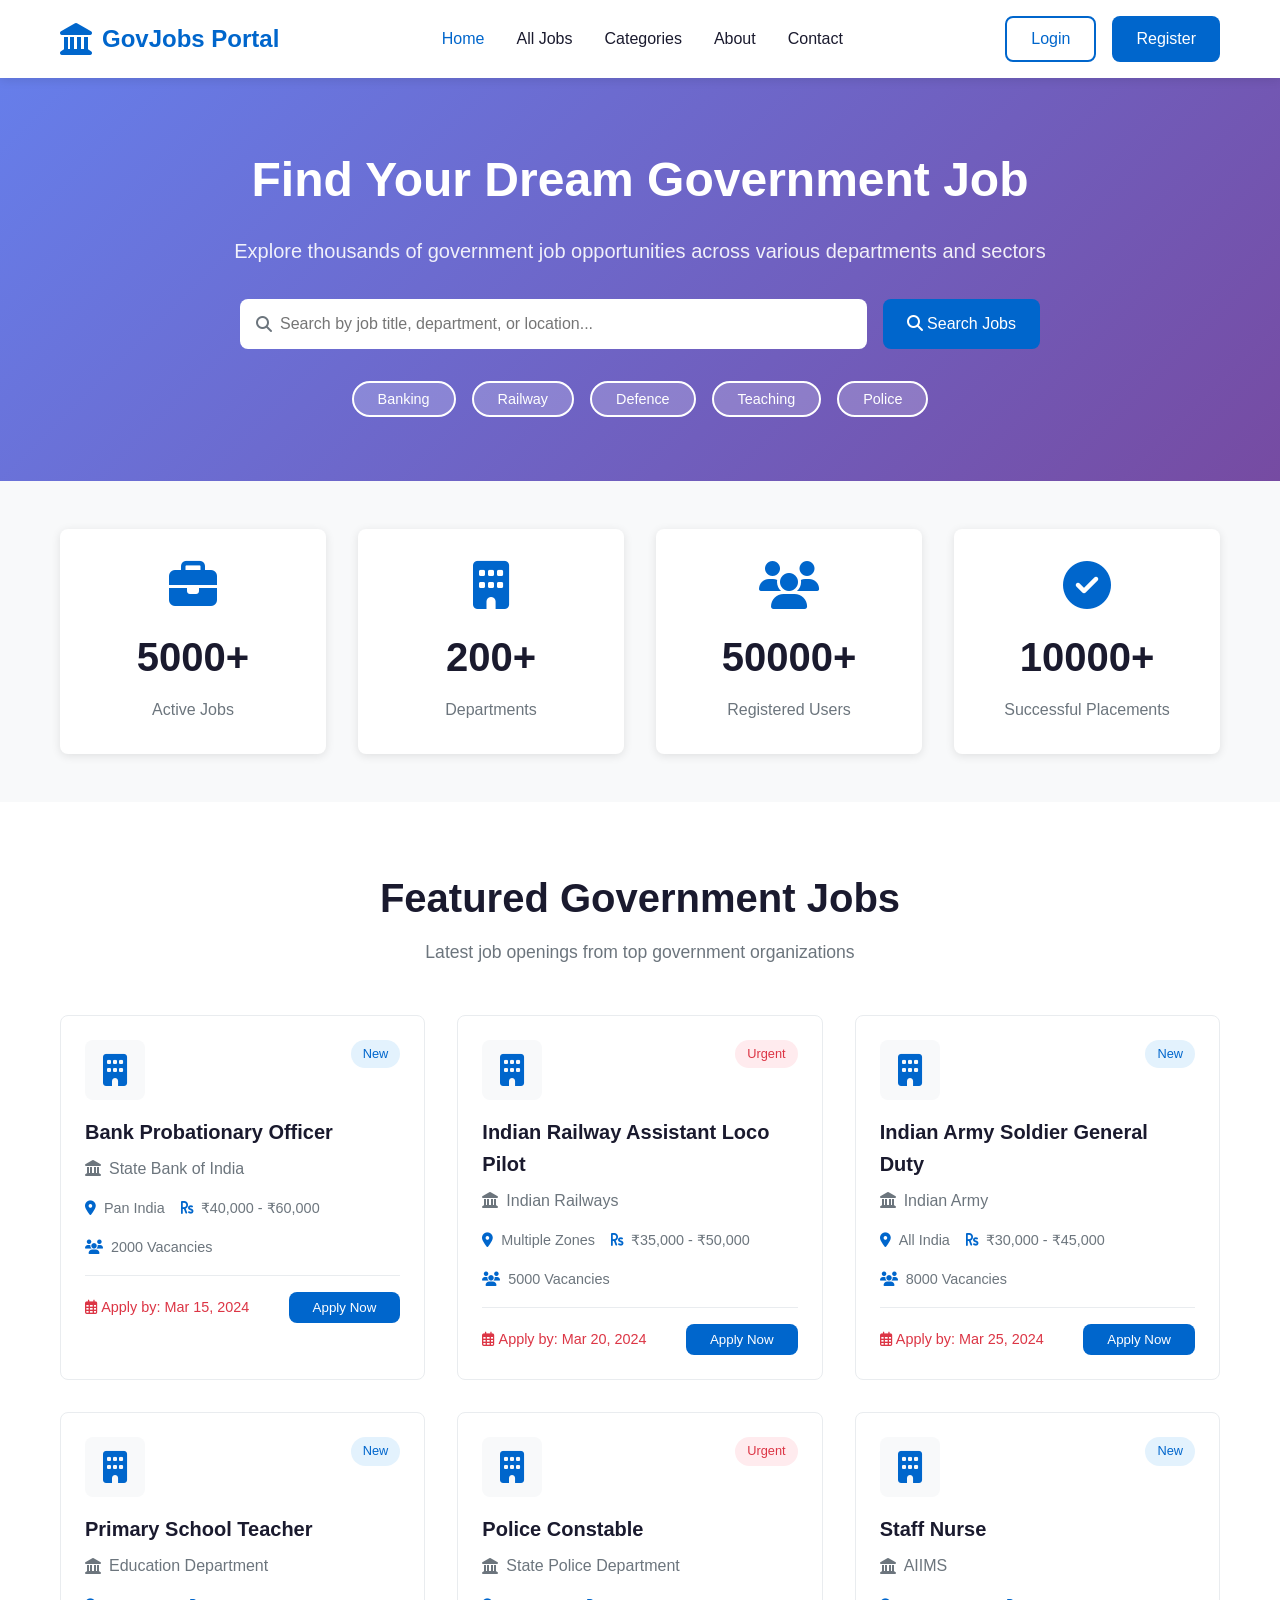
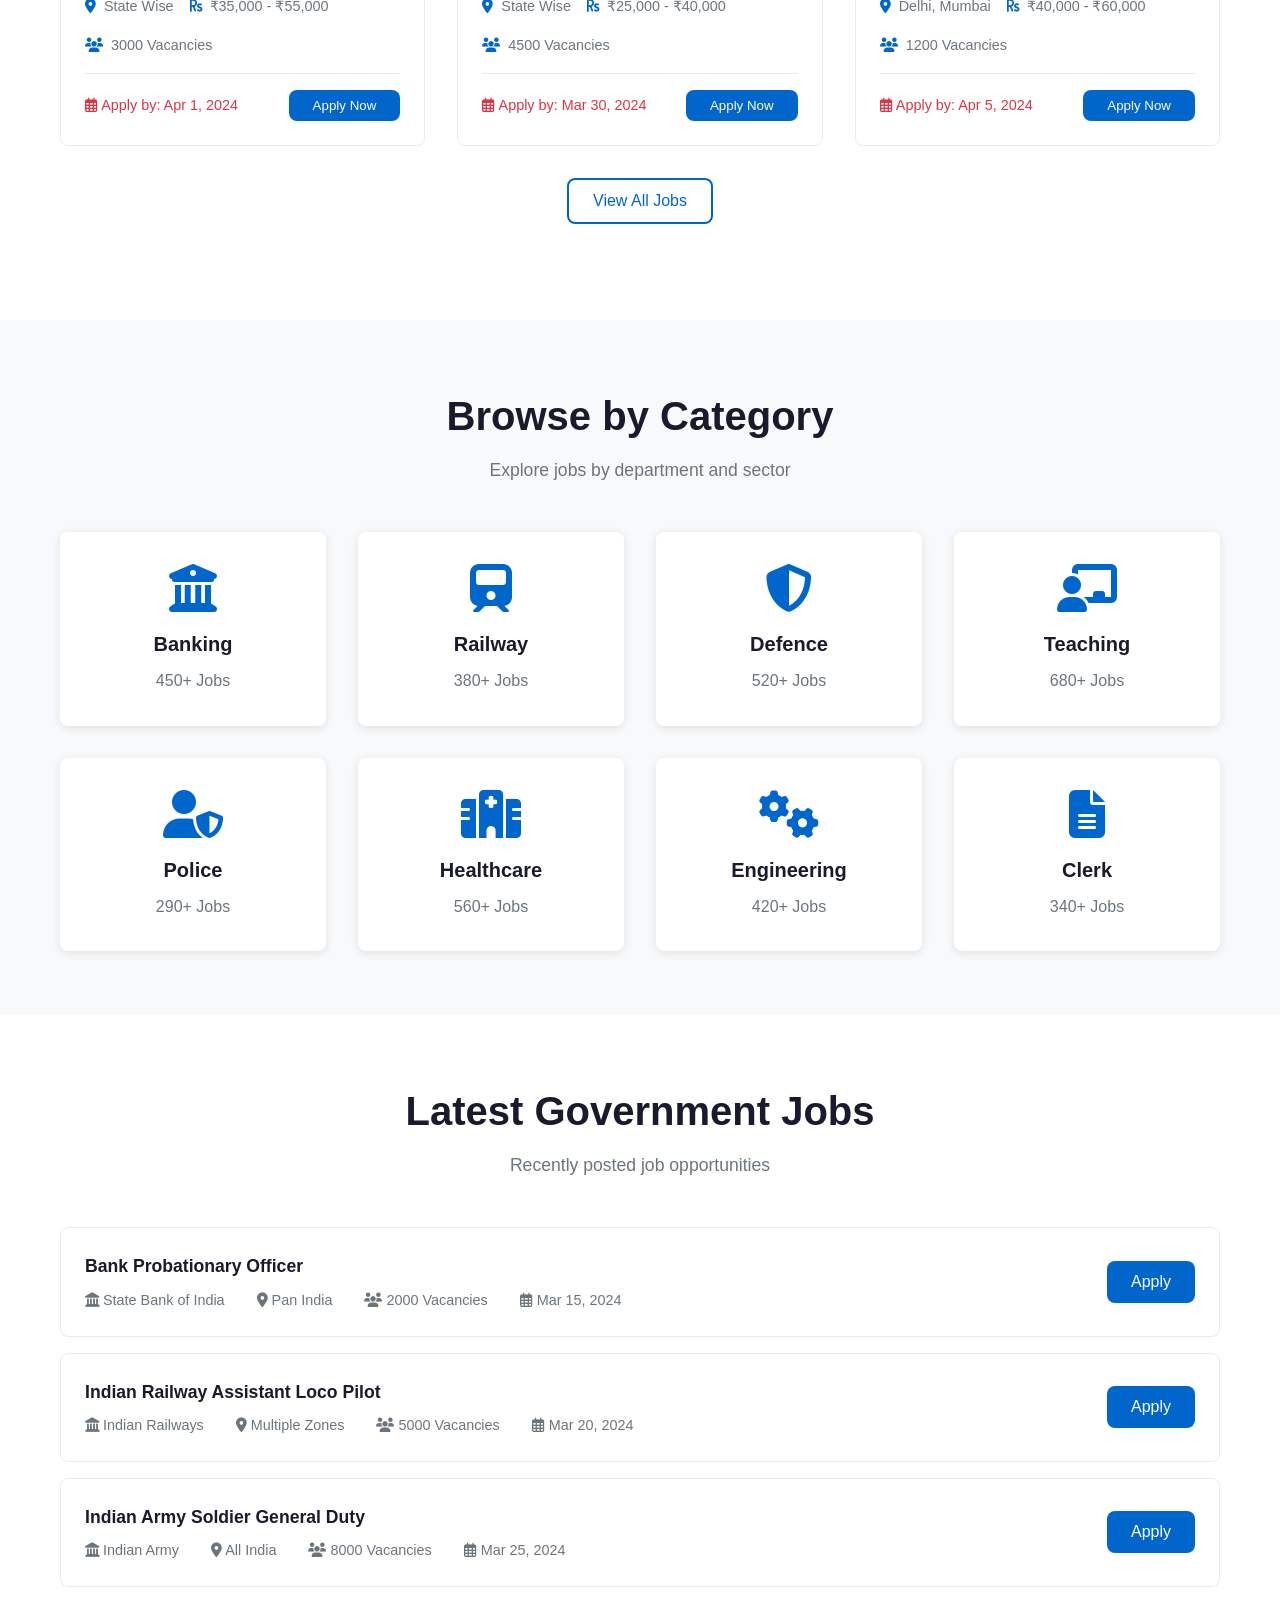
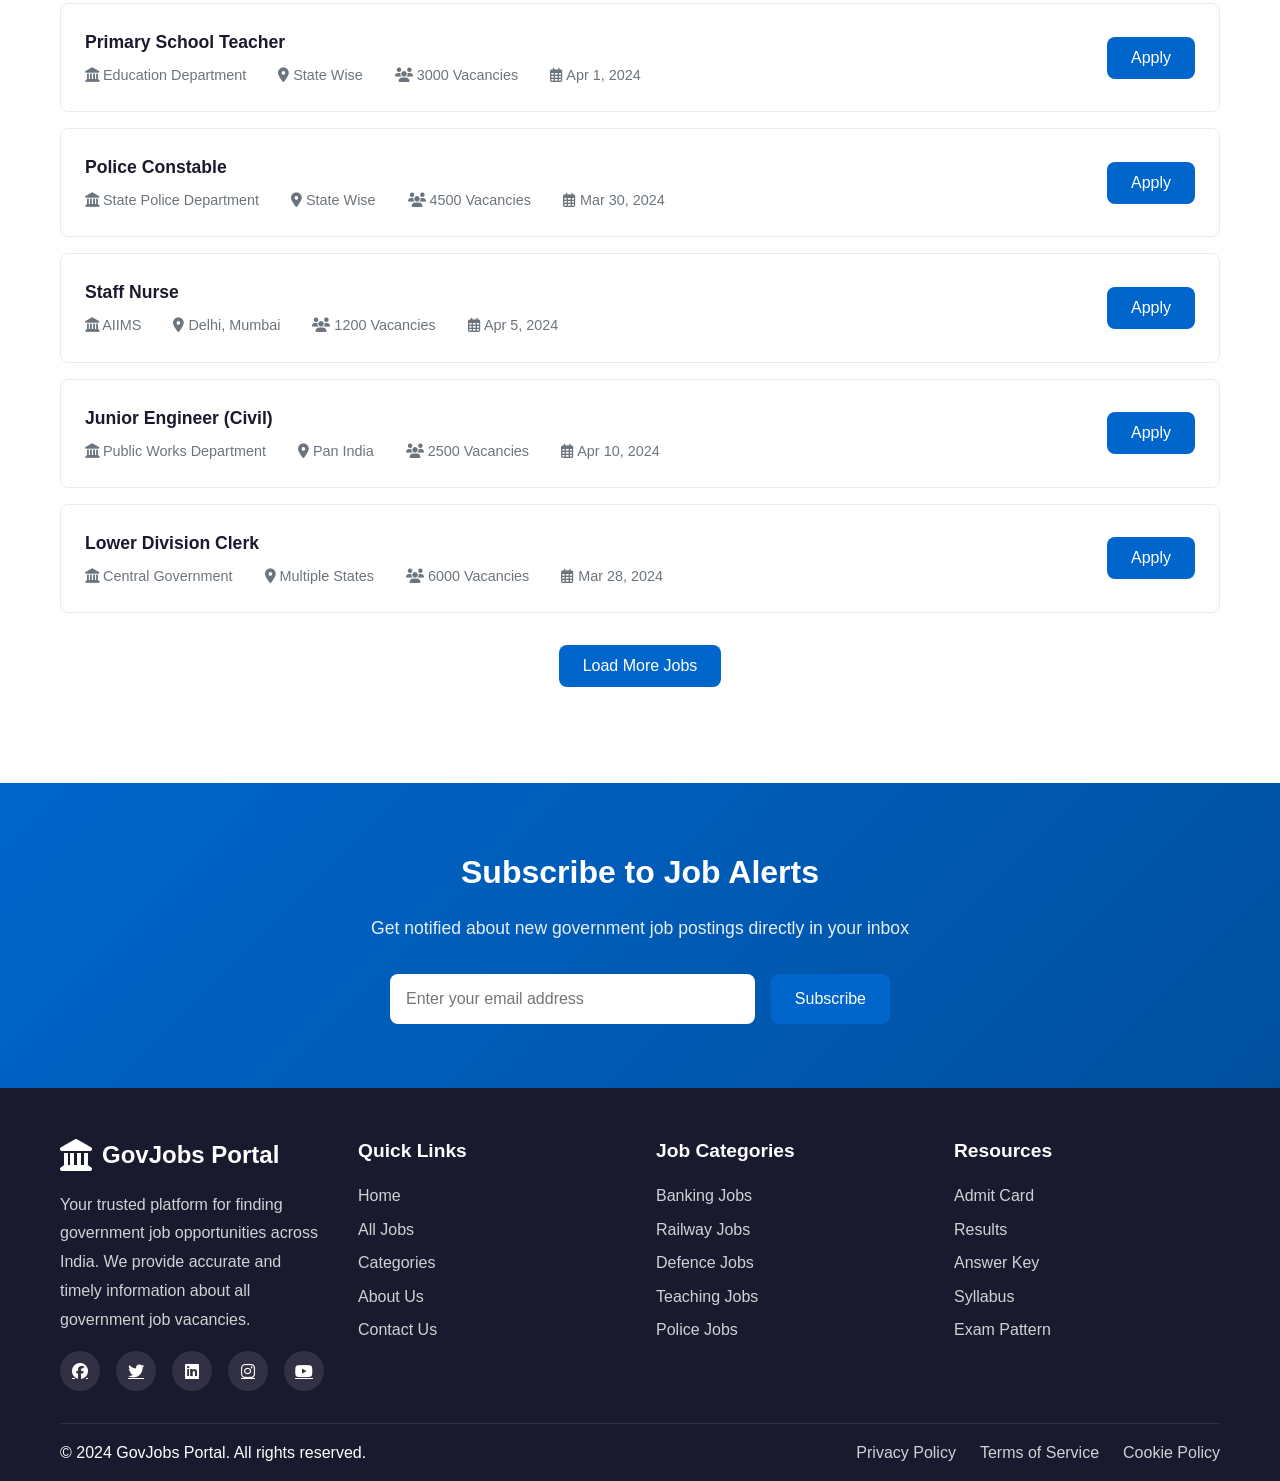
<file: index.html>
<!DOCTYPE html>
<html lang="en">
<head>
    <meta charset="UTF-8">
    <meta name="viewport" content="width=device-width, initial-scale=1.0">
    <meta name="description" content="Government Jobs Portal - Find latest government job opportunities">
    <title>Government Jobs Portal - Latest Govt Jobs 2024</title>
    <link rel="stylesheet" href="styles.css">
    <link rel="stylesheet" href="https://cdnjs.cloudflare.com/ajax/libs/font-awesome/6.4.0/css/all.min.css">
</head>
<body>
    <!-- Header Section -->
    <header class="header">
        <div class="container">
            <nav class="navbar">
                <div class="logo">
                    <i class="fas fa-landmark"></i>
                    <span>GovJobs Portal</span>
                </div>
                <ul class="nav-menu" id="navMenu">
                    <li><a href="index.html" class="active">Home</a></li>
                    <li><a href="jobs.html">All Jobs</a></li>
                    <li><a href="categories.html">Categories</a></li>
                    <li><a href="about.html">About</a></li>
                    <li><a href="contact.html">Contact</a></li>
                </ul>
                <div class="nav-actions">
                    <button class="btn btn-outline" onclick="window.location.href='login.html'">Login</button>
                    <button class="btn btn-primary" onclick="window.location.href='register.html'">Register</button>
                </div>
                <div class="hamburger" id="hamburger">
                    <span></span>
                    <span></span>
                    <span></span>
                </div>
            </nav>
        </div>
    </header>

    <!-- Hero Section -->
    <section class="hero">
        <div class="container">
            <div class="hero-content">
                <h1>Find Your Dream Government Job</h1>
                <p>Explore thousands of government job opportunities across various departments and sectors</p>
                <div class="search-box">
                    <div class="search-input-group">
                        <i class="fas fa-search"></i>
                        <input type="text" id="searchInput" placeholder="Search by job title, department, or location...">
                    </div>
                    <button class="btn btn-primary" onclick="searchJobs()">
                        <i class="fas fa-search"></i> Search Jobs
                    </button>
                </div>
                <div class="quick-filters">
                    <button class="filter-btn" data-category="banking">Banking</button>
                    <button class="filter-btn" data-category="railway">Railway</button>
                    <button class="filter-btn" data-category="defence">Defence</button>
                    <button class="filter-btn" data-category="teaching">Teaching</button>
                    <button class="filter-btn" data-category="police">Police</button>
                </div>
            </div>
        </div>
    </section>

    <!-- Stats Section -->
    <section class="stats">
        <div class="container">
            <div class="stats-grid">
                <div class="stat-card">
                    <i class="fas fa-briefcase"></i>
                    <h3>5000+</h3>
                    <p>Active Jobs</p>
                </div>
                <div class="stat-card">
                    <i class="fas fa-building"></i>
                    <h3>200+</h3>
                    <p>Departments</p>
                </div>
                <div class="stat-card">
                    <i class="fas fa-users"></i>
                    <h3>50000+</h3>
                    <p>Registered Users</p>
                </div>
                <div class="stat-card">
                    <i class="fas fa-check-circle"></i>
                    <h3>10000+</h3>
                    <p>Successful Placements</p>
                </div>
            </div>
        </div>
    </section>

    <!-- Featured Jobs Section -->
    <section class="featured-jobs">
        <div class="container">
            <div class="section-header">
                <h2>Featured Government Jobs</h2>
                <p>Latest job openings from top government organizations</p>
            </div>
            <div class="jobs-grid" id="featuredJobs">
                <!-- Jobs will be dynamically loaded here -->
            </div>
            <div class="text-center">
                <button class="btn btn-outline" onclick="window.location.href='jobs.html'">View All Jobs</button>
            </div>
        </div>
    </section>

    <!-- Categories Section -->
    <section class="categories">
        <div class="container">
            <div class="section-header">
                <h2>Browse by Category</h2>
                <p>Explore jobs by department and sector</p>
            </div>
            <div class="categories-grid">
                <div class="category-card" onclick="filterByCategory('banking')">
                    <i class="fas fa-university"></i>
                    <h3>Banking</h3>
                    <p>450+ Jobs</p>
                </div>
                <div class="category-card" onclick="filterByCategory('railway')">
                    <i class="fas fa-train"></i>
                    <h3>Railway</h3>
                    <p>380+ Jobs</p>
                </div>
                <div class="category-card" onclick="filterByCategory('defence')">
                    <i class="fas fa-shield-alt"></i>
                    <h3>Defence</h3>
                    <p>520+ Jobs</p>
                </div>
                <div class="category-card" onclick="filterByCategory('teaching')">
                    <i class="fas fa-chalkboard-teacher"></i>
                    <h3>Teaching</h3>
                    <p>680+ Jobs</p>
                </div>
                <div class="category-card" onclick="filterByCategory('police')">
                    <i class="fas fa-user-shield"></i>
                    <h3>Police</h3>
                    <p>290+ Jobs</p>
                </div>
                <div class="category-card" onclick="filterByCategory('healthcare')">
                    <i class="fas fa-hospital"></i>
                    <h3>Healthcare</h3>
                    <p>560+ Jobs</p>
                </div>
                <div class="category-card" onclick="filterByCategory('engineering')">
                    <i class="fas fa-cogs"></i>
                    <h3>Engineering</h3>
                    <p>420+ Jobs</p>
                </div>
                <div class="category-card" onclick="filterByCategory('clerk')">
                    <i class="fas fa-file-alt"></i>
                    <h3>Clerk</h3>
                    <p>340+ Jobs</p>
                </div>
            </div>
        </div>
    </section>

    <!-- Latest Jobs Section -->
    <section class="latest-jobs">
        <div class="container">
            <div class="section-header">
                <h2>Latest Government Jobs</h2>
                <p>Recently posted job opportunities</p>
            </div>
            <div class="jobs-list" id="latestJobs">
                <!-- Latest jobs will be dynamically loaded here -->
            </div>
            <div class="text-center">
                <button class="btn btn-primary" onclick="window.location.href='jobs.html'">Load More Jobs</button>
            </div>
        </div>
    </section>

    <!-- Newsletter Section -->
    <section class="newsletter">
        <div class="container">
            <div class="newsletter-content">
                <h2>Subscribe to Job Alerts</h2>
                <p>Get notified about new government job postings directly in your inbox</p>
                <form class="newsletter-form" id="newsletterForm" onsubmit="subscribeNewsletter(event)">
                    <input type="email" id="newsletterEmail" placeholder="Enter your email address" required>
                    <button type="submit" class="btn btn-primary">Subscribe</button>
                </form>
            </div>
        </div>
    </section>

    <!-- Footer Section -->
    <footer class="footer">
        <div class="container">
            <div class="footer-grid">
                <div class="footer-col">
                    <div class="footer-logo">
                        <i class="fas fa-landmark"></i>
                        <span>GovJobs Portal</span>
                    </div>
                    <p>Your trusted platform for finding government job opportunities across India. We provide accurate and timely information about all government job vacancies.</p>
                    <div class="social-links">
                        <a href="#"><i class="fab fa-facebook"></i></a>
                        <a href="#"><i class="fab fa-twitter"></i></a>
                        <a href="#"><i class="fab fa-linkedin"></i></a>
                        <a href="#"><i class="fab fa-instagram"></i></a>
                        <a href="#"><i class="fab fa-youtube"></i></a>
                    </div>
                </div>
                <div class="footer-col">
                    <h3>Quick Links</h3>
                    <ul>
                        <li><a href="index.html">Home</a></li>
                        <li><a href="jobs.html">All Jobs</a></li>
                        <li><a href="categories.html">Categories</a></li>
                        <li><a href="about.html">About Us</a></li>
                        <li><a href="contact.html">Contact Us</a></li>
                    </ul>
                </div>
                <div class="footer-col">
                    <h3>Job Categories</h3>
                    <ul>
                        <li><a href="#">Banking Jobs</a></li>
                        <li><a href="#">Railway Jobs</a></li>
                        <li><a href="#">Defence Jobs</a></li>
                        <li><a href="#">Teaching Jobs</a></li>
                        <li><a href="#">Police Jobs</a></li>
                    </ul>
                </div>
                <div class="footer-col">
                    <h3>Resources</h3>
                    <ul>
                        <li><a href="#">Admit Card</a></li>
                        <li><a href="#">Results</a></li>
                        <li><a href="#">Answer Key</a></li>
                        <li><a href="#">Syllabus</a></li>
                        <li><a href="#">Exam Pattern</a></li>
                    </ul>
                </div>
            </div>
            <div class="footer-bottom">
                <p>&copy; 2024 GovJobs Portal. All rights reserved.</p>
                <div class="footer-links">
                    <a href="#">Privacy Policy</a>
                    <a href="#">Terms of Service</a>
                    <a href="#">Cookie Policy</a>
                </div>
            </div>
        </div>
    </footer>

    <script src="script.js"></script>
</body>
</html>
</file>
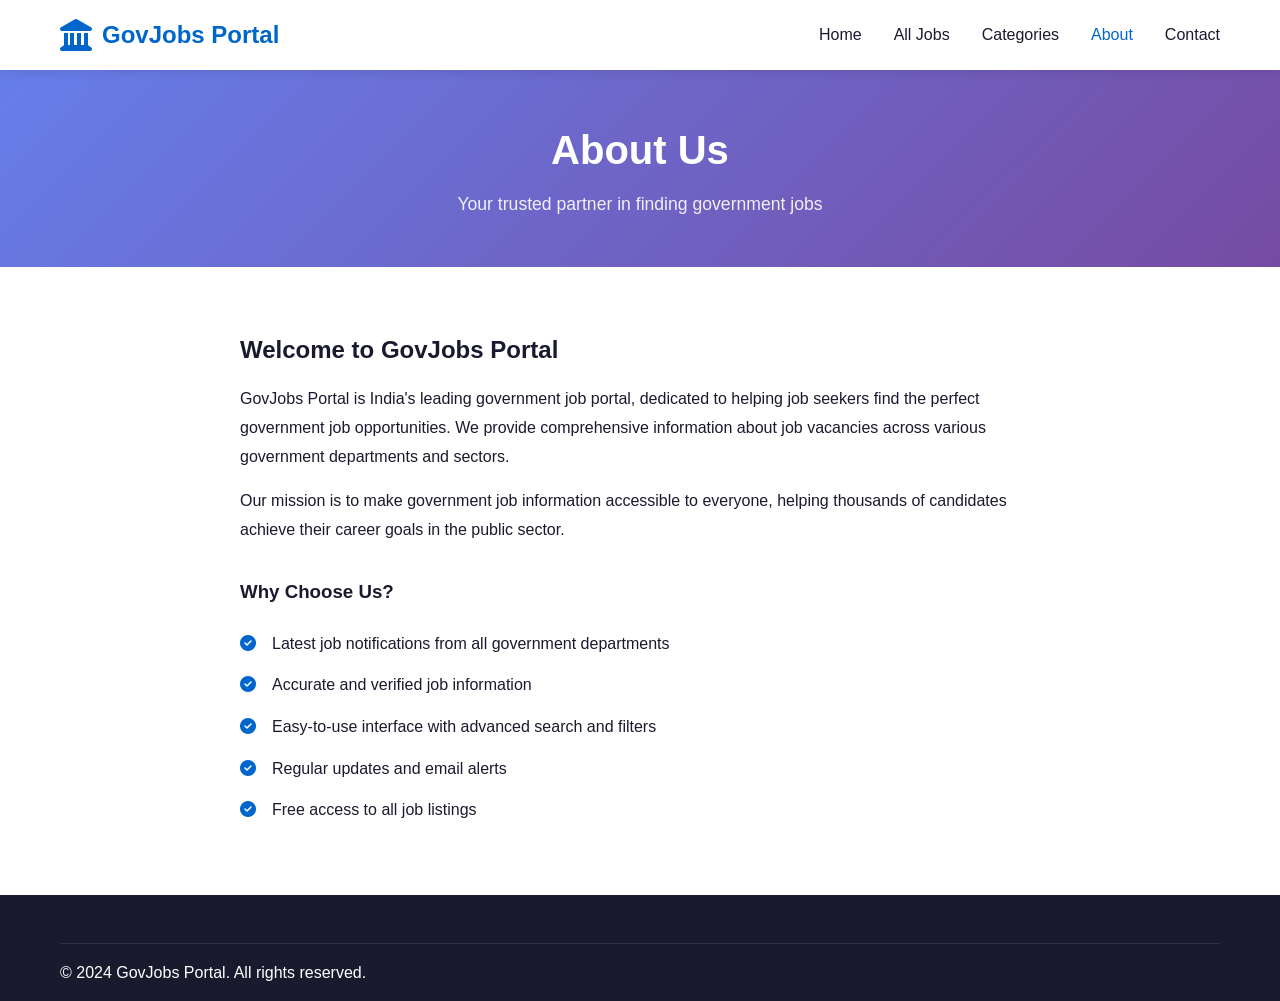
<file: about.html>
<!DOCTYPE html>
<html lang="en">
<head>
    <meta charset="UTF-8">
    <meta name="viewport" content="width=device-width, initial-scale=1.0">
    <title>About Us - Government Jobs Portal</title>
    <link rel="stylesheet" href="styles.css">
    <link rel="stylesheet" href="https://cdnjs.cloudflare.com/ajax/libs/font-awesome/6.4.0/css/all.min.css">
</head>
<body>
    <header class="header">
        <div class="container">
            <nav class="navbar">
                <div class="logo" onclick="window.location.href='index.html'">
                    <i class="fas fa-landmark"></i>
                    <span>GovJobs Portal</span>
                </div>
                <ul class="nav-menu">
                    <li><a href="index.html">Home</a></li>
                    <li><a href="jobs.html">All Jobs</a></li>
                    <li><a href="categories.html">Categories</a></li>
                    <li><a href="about.html" class="active">About</a></li>
                    <li><a href="contact.html">Contact</a></li>
                </ul>
            </nav>
        </div>
    </header>

    <section class="page-header">
        <div class="container">
            <h1>About Us</h1>
            <p>Your trusted partner in finding government jobs</p>
        </div>
    </section>

    <section class="about-content">
        <div class="container">
            <div style="max-width: 800px; margin: 0 auto;">
                <h2 style="margin-bottom: 1rem;">Welcome to GovJobs Portal</h2>
                <p style="margin-bottom: 1rem; line-height: 1.8;">
                    GovJobs Portal is India's leading government job portal, dedicated to helping job seekers find the perfect government job opportunities. We provide comprehensive information about job vacancies across various government departments and sectors.
                </p>
                <p style="margin-bottom: 2rem; line-height: 1.8;">
                    Our mission is to make government job information accessible to everyone, helping thousands of candidates achieve their career goals in the public sector.
                </p>

                <h3 style="margin-bottom: 1rem;">Why Choose Us?</h3>
                <ul style="list-style: none; padding: 0;">
                    <li style="padding: 0.5rem 0; display: flex; align-items: start; gap: 1rem;">
                        <i class="fas fa-check-circle" style="color: var(--primary-color); margin-top: 0.25rem;"></i>
                        <span>Latest job notifications from all government departments</span>
                    </li>
                    <li style="padding: 0.5rem 0; display: flex; align-items: start; gap: 1rem;">
                        <i class="fas fa-check-circle" style="color: var(--primary-color); margin-top: 0.25rem;"></i>
                        <span>Accurate and verified job information</span>
                    </li>
                    <li style="padding: 0.5rem 0; display: flex; align-items: start; gap: 1rem;">
                        <i class="fas fa-check-circle" style="color: var(--primary-color); margin-top: 0.25rem;"></i>
                        <span>Easy-to-use interface with advanced search and filters</span>
                    </li>
                    <li style="padding: 0.5rem 0; display: flex; align-items: start; gap: 1rem;">
                        <i class="fas fa-check-circle" style="color: var(--primary-color); margin-top: 0.25rem;"></i>
                        <span>Regular updates and email alerts</span>
                    </li>
                    <li style="padding: 0.5rem 0; display: flex; align-items: start; gap: 1rem;">
                        <i class="fas fa-check-circle" style="color: var(--primary-color); margin-top: 0.25rem;"></i>
                        <span>Free access to all job listings</span>
                    </li>
                </ul>
            </div>
        </div>
    </section>

    <footer class="footer">
        <div class="container">
            <div class="footer-bottom">
                <p>&copy; 2024 GovJobs Portal. All rights reserved.</p>
            </div>
        </div>
    </footer>

    <script src="script.js"></script>
</body>
</html>
</file>
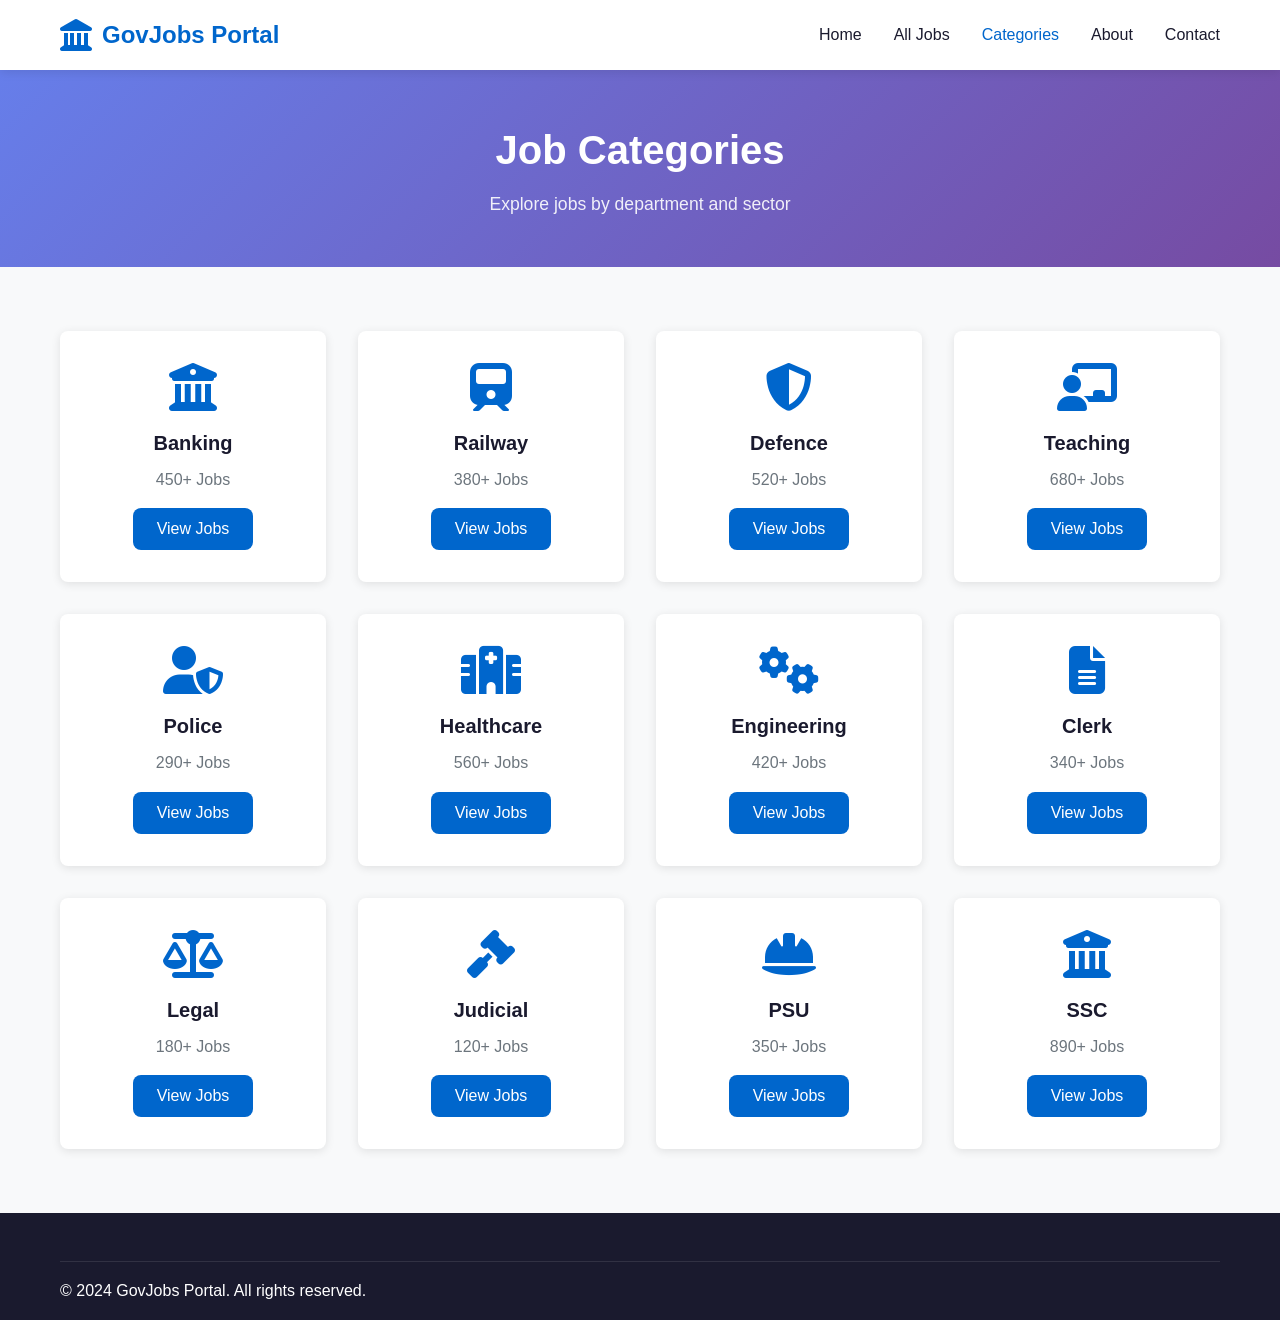
<file: categories.html>
<!DOCTYPE html>
<html lang="en">
<head>
    <meta charset="UTF-8">
    <meta name="viewport" content="width=device-width, initial-scale=1.0">
    <title>Job Categories - Government Jobs Portal</title>
    <link rel="stylesheet" href="styles.css">
    <link rel="stylesheet" href="https://cdnjs.cloudflare.com/ajax/libs/font-awesome/6.4.0/css/all.min.css">
</head>
<body>
    <header class="header">
        <div class="container">
            <nav class="navbar">
                <div class="logo" onclick="window.location.href='index.html'">
                    <i class="fas fa-landmark"></i>
                    <span>GovJobs Portal</span>
                </div>
                <ul class="nav-menu">
                    <li><a href="index.html">Home</a></li>
                    <li><a href="jobs.html">All Jobs</a></li>
                    <li><a href="categories.html" class="active">Categories</a></li>
                    <li><a href="about.html">About</a></li>
                    <li><a href="contact.html">Contact</a></li>
                </ul>
            </nav>
        </div>
    </header>

    <section class="page-header">
        <div class="container">
            <h1>Job Categories</h1>
            <p>Explore jobs by department and sector</p>
        </div>
    </section>

    <section class="categories">
        <div class="container">
            <div class="categories-grid">
                <div class="category-card">
                    <i class="fas fa-university"></i>
                    <h3>Banking</h3>
                    <p>450+ Jobs</p>
                    <button class="btn btn-primary" style="margin-top: 1rem;">View Jobs</button>
                </div>
                <div class="category-card">
                    <i class="fas fa-train"></i>
                    <h3>Railway</h3>
                    <p>380+ Jobs</p>
                    <button class="btn btn-primary" style="margin-top: 1rem;">View Jobs</button>
                </div>
                <div class="category-card">
                    <i class="fas fa-shield-alt"></i>
                    <h3>Defence</h3>
                    <p>520+ Jobs</p>
                    <button class="btn btn-primary" style="margin-top: 1rem;">View Jobs</button>
                </div>
                <div class="category-card">
                    <i class="fas fa-chalkboard-teacher"></i>
                    <h3>Teaching</h3>
                    <p>680+ Jobs</p>
                    <button class="btn btn-primary" style="margin-top: 1rem;">View Jobs</button>
                </div>
                <div class="category-card">
                    <i class="fas fa-user-shield"></i>
                    <h3>Police</h3>
                    <p>290+ Jobs</p>
                    <button class="btn btn-primary" style="margin-top: 1rem;">View Jobs</button>
                </div>
                <div class="category-card">
                    <i class="fas fa-hospital"></i>
                    <h3>Healthcare</h3>
                    <p>560+ Jobs</p>
                    <button class="btn btn-primary" style="margin-top: 1rem;">View Jobs</button>
                </div>
                <div class="category-card">
                    <i class="fas fa-cogs"></i>
                    <h3>Engineering</h3>
                    <p>420+ Jobs</p>
                    <button class="btn btn-primary" style="margin-top: 1rem;">View Jobs</button>
                </div>
                <div class="category-card">
                    <i class="fas fa-file-alt"></i>
                    <h3>Clerk</h3>
                    <p>340+ Jobs</p>
                    <button class="btn btn-primary" style="margin-top: 1rem;">View Jobs</button>
                </div>
                <div class="category-card">
                    <i class="fas fa-balance-scale"></i>
                    <h3>Legal</h3>
                    <p>180+ Jobs</p>
                    <button class="btn btn-primary" style="margin-top: 1rem;">View Jobs</button>
                </div>
                <div class="category-card">
                    <i class="fas fa-gavel"></i>
                    <h3>Judicial</h3>
                    <p>120+ Jobs</p>
                    <button class="btn btn-primary" style="margin-top: 1rem;">View Jobs</button>
                </div>
                <div class="category-card">
                    <i class="fas fa-hard-hat"></i>
                    <h3>PSU</h3>
                    <p>350+ Jobs</p>
                    <button class="btn btn-primary" style="margin-top: 1rem;">View Jobs</button>
                </div>
                <div class="category-card">
                    <i class="fas fa-university"></i>
                    <h3>SSC</h3>
                    <p>890+ Jobs</p>
                    <button class="btn btn-primary" style="margin-top: 1rem;">View Jobs</button>
                </div>
            </div>
        </div>
    </section>

    <footer class="footer">
        <div class="container">
            <div class="footer-bottom">
                <p>&copy; 2024 GovJobs Portal. All rights reserved.</p>
            </div>
        </div>
    </footer>

    <script src="script.js"></script>
</body>
</html>
</file>
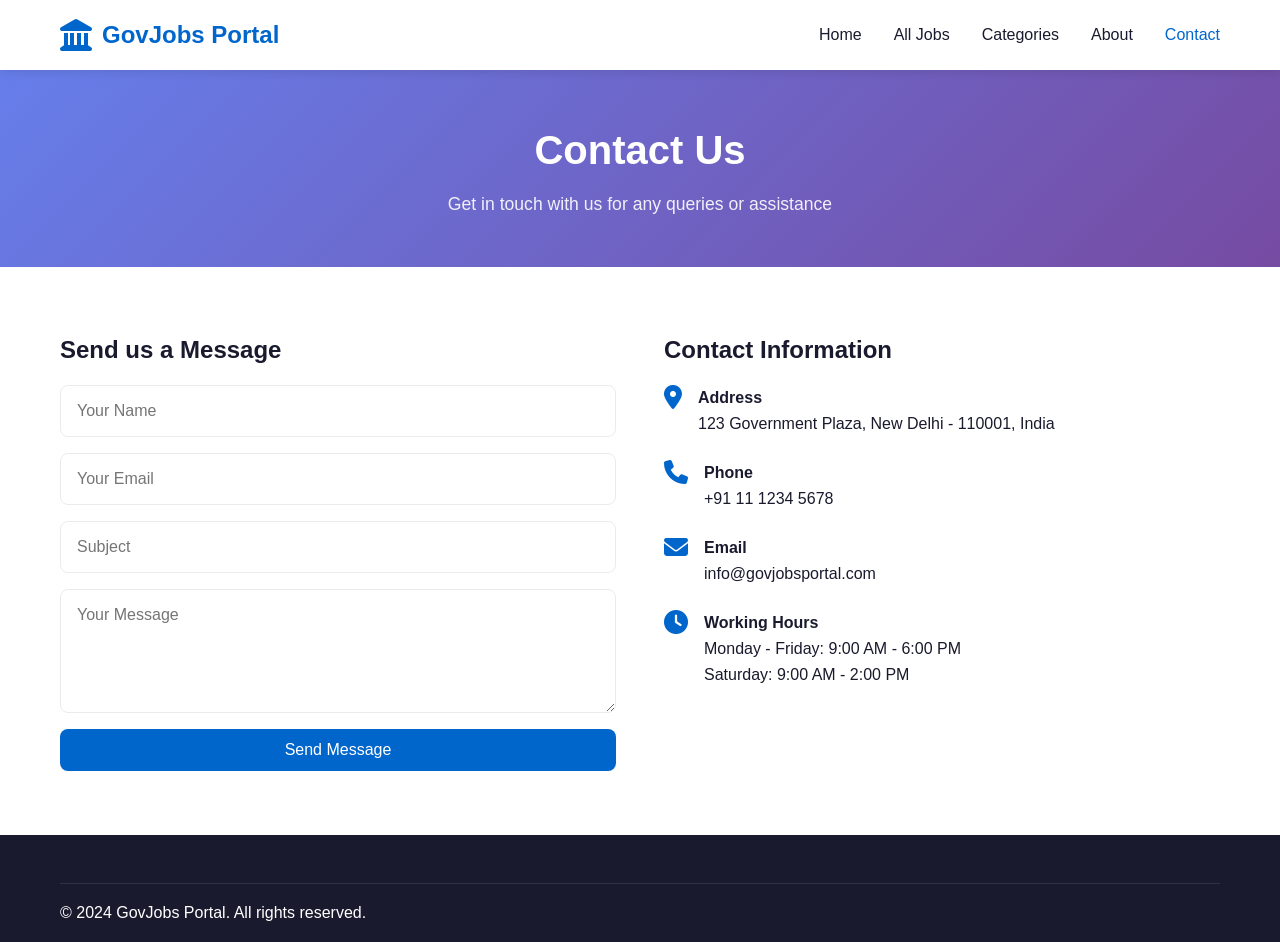
<file: contact.html>
<!DOCTYPE html>
<html lang="en">
<head>
    <meta charset="UTF-8">
    <meta name="viewport" content="width=device-width, initial-scale=1.0">
    <title>Contact Us - Government Jobs Portal</title>
    <link rel="stylesheet" href="styles.css">
    <link rel="stylesheet" href="https://cdnjs.cloudflare.com/ajax/libs/font-awesome/6.4.0/css/all.min.css">
</head>
<body>
    <header class="header">
        <div class="container">
            <nav class="navbar">
                <div class="logo" onclick="window.location.href='index.html'">
                    <i class="fas fa-landmark"></i>
                    <span>GovJobs Portal</span>
                </div>
                <ul class="nav-menu">
                    <li><a href="index.html">Home</a></li>
                    <li><a href="jobs.html">All Jobs</a></li>
                    <li><a href="categories.html">Categories</a></li>
                    <li><a href="about.html">About</a></li>
                    <li><a href="contact.html" class="active">Contact</a></li>
                </ul>
            </nav>
        </div>
    </header>

    <section class="page-header">
        <div class="container">
            <h1>Contact Us</h1>
            <p>Get in touch with us for any queries or assistance</p>
        </div>
    </section>

    <section class="contact-section">
        <div class="container">
            <div style="display: grid; grid-template-columns: repeat(auto-fit, minmax(300px, 1fr)); gap: 3rem;">
                <div>
                    <h2 style="margin-bottom: 1rem;">Send us a Message</h2>
                    <form id="contactForm" class="contact-form">
                        <input type="text" placeholder="Your Name" required class="form-input">
                        <input type="email" placeholder="Your Email" required class="form-input">
                        <input type="text" placeholder="Subject" required class="form-input">
                        <textarea placeholder="Your Message" rows="5" required class="form-textarea"></textarea>
                        <button type="submit" class="btn btn-primary">Send Message</button>
                    </form>
                </div>
                <div>
                    <h2 style="margin-bottom: 1rem;">Contact Information</h2>
                    <div class="contact-info-list">
                        <div class="contact-info-item">
                            <i class="fas fa-map-marker-alt"></i>
                            <div>
                                <h4>Address</h4>
                                <p>123 Government Plaza, New Delhi - 110001, India</p>
                            </div>
                        </div>
                        <div class="contact-info-item">
                            <i class="fas fa-phone"></i>
                            <div>
                                <h4>Phone</h4>
                                <p>+91 11 1234 5678</p>
                            </div>
                        </div>
                        <div class="contact-info-item">
                            <i class="fas fa-envelope"></i>
                            <div>
                                <h4>Email</h4>
                                <p>info@govjobsportal.com</p>
                            </div>
                        </div>
                        <div class="contact-info-item">
                            <i class="fas fa-clock"></i>
                            <div>
                                <h4>Working Hours</h4>
                                <p>Monday - Friday: 9:00 AM - 6:00 PM</p>
                                <p>Saturday: 9:00 AM - 2:00 PM</p>
                            </div>
                        </div>
                    </div>
                </div>
            </div>
        </div>
    </section>

    <footer class="footer">
        <div class="container">
            <div class="footer-bottom">
                <p>&copy; 2024 GovJobs Portal. All rights reserved.</p>
            </div>
        </div>
    </footer>

    <script src="script.js"></script>
    <script>
        document.getElementById('contactForm').addEventListener('submit', function(e) {
            e.preventDefault();
            alert('Thank you for contacting us! We will get back to you soon.');
            this.reset();
        });
    </script>
</body>
</html>
</file>
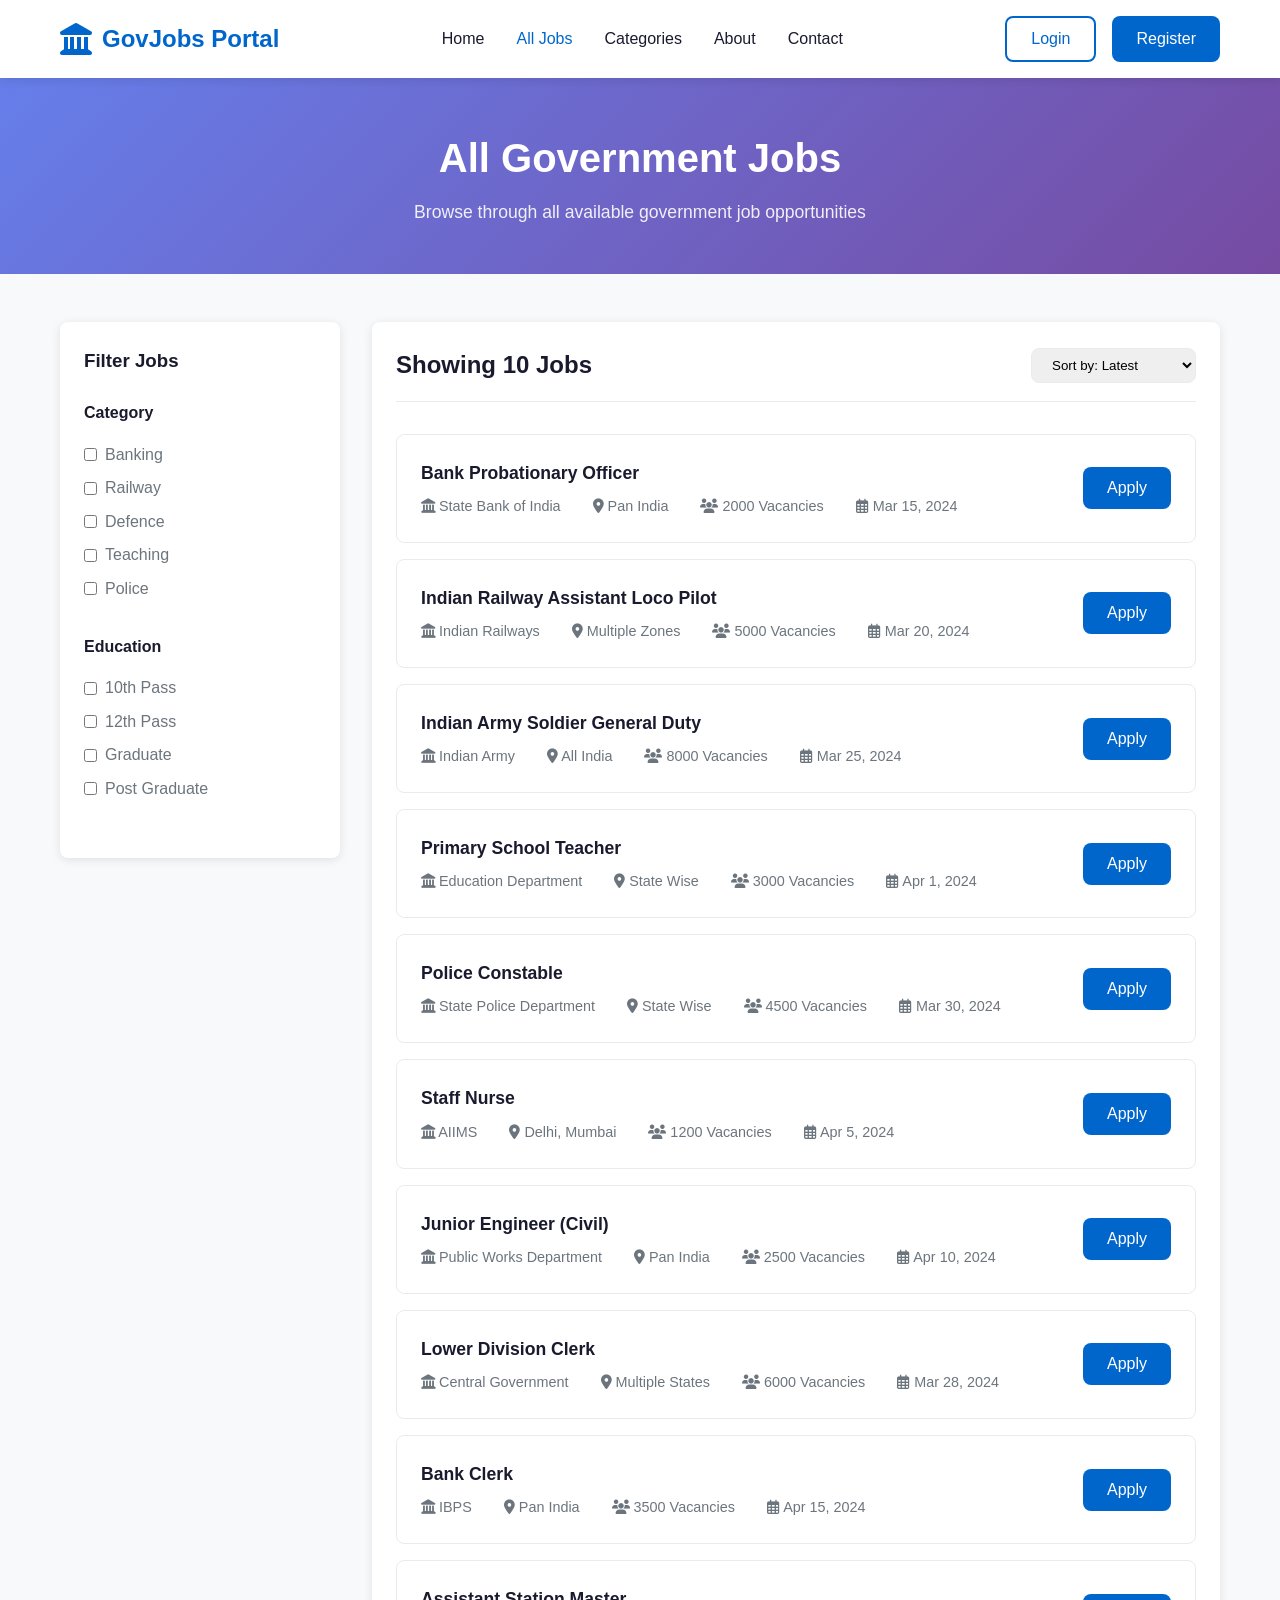
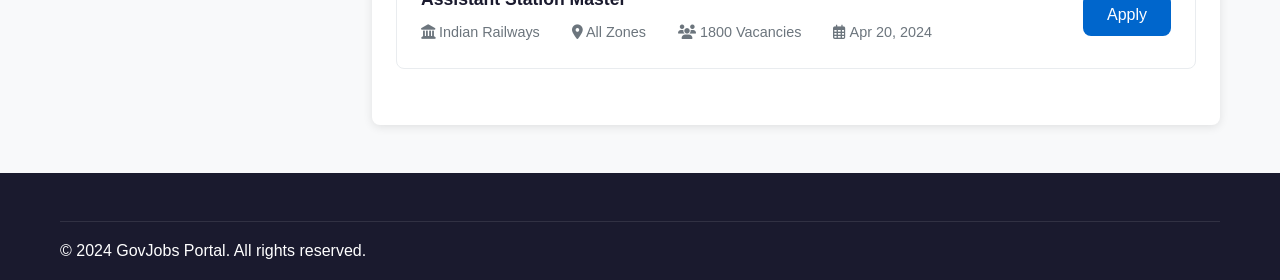
<file: jobs.html>
<!DOCTYPE html>
<html lang="en">
<head>
    <meta charset="UTF-8">
    <meta name="viewport" content="width=device-width, initial-scale=1.0">
    <title>All Jobs - Government Jobs Portal</title>
    <link rel="stylesheet" href="styles.css">
    <link rel="stylesheet" href="https://cdnjs.cloudflare.com/ajax/libs/font-awesome/6.4.0/css/all.min.css">
</head>
<body>
    <header class="header">
        <div class="container">
            <nav class="navbar">
                <div class="logo" onclick="window.location.href='index.html'">
                    <i class="fas fa-landmark"></i>
                    <span>GovJobs Portal</span>
                </div>
                <ul class="nav-menu">
                    <li><a href="index.html">Home</a></li>
                    <li><a href="jobs.html" class="active">All Jobs</a></li>
                    <li><a href="categories.html">Categories</a></li>
                    <li><a href="about.html">About</a></li>
                    <li><a href="contact.html">Contact</a></li>
                </ul>
                <div class="nav-actions">
                    <button class="btn btn-outline">Login</button>
                    <button class="btn btn-primary">Register</button>
                </div>
            </nav>
        </div>
    </header>

    <section class="page-header">
        <div class="container">
            <h1>All Government Jobs</h1>
            <p>Browse through all available government job opportunities</p>
        </div>
    </section>

    <section class="jobs-page">
        <div class="container">
            <div class="jobs-layout">
                <aside class="jobs-sidebar">
                    <div class="filter-section">
                        <h3>Filter Jobs</h3>
                        <div class="filter-group">
                            <h4>Category</h4>
                            <label><input type="checkbox" value="banking"> Banking</label>
                            <label><input type="checkbox" value="railway"> Railway</label>
                            <label><input type="checkbox" value="defence"> Defence</label>
                            <label><input type="checkbox" value="teaching"> Teaching</label>
                            <label><input type="checkbox" value="police"> Police</label>
                        </div>
                        <div class="filter-group">
                            <h4>Education</h4>
                            <label><input type="checkbox" value="10th"> 10th Pass</label>
                            <label><input type="checkbox" value="12th"> 12th Pass</label>
                            <label><input type="checkbox" value="graduate"> Graduate</label>
                            <label><input type="checkbox" value="postgraduate"> Post Graduate</label>
                        </div>
                    </div>
                </aside>
                <div class="jobs-main">
                    <div class="jobs-header">
                        <h2>Showing 10 Jobs</h2>
                        <select class="sort-select">
                            <option>Sort by: Latest</option>
                            <option>Sort by: Deadline</option>
                            <option>Sort by: Vacancies</option>
                        </select>
                    </div>
                    <div id="allJobsList" class="jobs-list">
                        <!-- Jobs will be loaded here -->
                    </div>
                </div>
            </div>
        </div>
    </section>

    <footer class="footer">
        <div class="container">
            <div class="footer-bottom">
                <p>&copy; 2024 GovJobs Portal. All rights reserved.</p>
            </div>
        </div>
    </footer>

    <script src="script.js"></script>
    <script>
        document.addEventListener('DOMContentLoaded', function() {
            loadAllJobs();
        });

        function loadAllJobs() {
            const container = document.getElementById('allJobsList');
            const jobs = jobsData;
            
            container.innerHTML = jobs.map(job => createJobListItem(job)).join('');
        }
    </script>
</body>
</html>
</file>
<file: styles.css>
/* Reset and Base Styles */
* {
    margin: 0;
    padding: 0;
    box-sizing: border-box;
}

:root {
    --primary-color: #0066cc;
    --secondary-color: #00509e;
    --accent-color: #ff6b35;
    --dark-color: #1a1a2e;
    --light-color: #f8f9fa;
    --white: #ffffff;
    --gray: #6c757d;
    --light-gray: #e9ecef;
    --success: #28a745;
    --warning: #ffc107;
    --danger: #dc3545;
    --border-radius: 8px;
    --box-shadow: 0 2px 10px rgba(0, 0, 0, 0.1);
    --transition: all 0.3s ease;
}

body {
    font-family: 'Segoe UI', Tahoma, Geneva, Verdana, sans-serif;
    line-height: 1.6;
    color: var(--dark-color);
    background-color: var(--white);
}

.container {
    max-width: 1200px;
    margin: 0 auto;
    padding: 0 20px;
}

/* Header Styles */
.header {
    background-color: var(--white);
    box-shadow: var(--box-shadow);
    position: sticky;
    top: 0;
    z-index: 1000;
}

.navbar {
    display: flex;
    justify-content: space-between;
    align-items: center;
    padding: 1rem 0;
}

.logo {
    display: flex;
    align-items: center;
    gap: 10px;
    font-size: 1.5rem;
    font-weight: bold;
    color: var(--primary-color);
    cursor: pointer;
}

.logo i {
    font-size: 2rem;
}

.nav-menu {
    display: flex;
    list-style: none;
    gap: 2rem;
}

.nav-menu li a {
    text-decoration: none;
    color: var(--dark-color);
    font-weight: 500;
    transition: var(--transition);
}

.nav-menu li a:hover,
.nav-menu li a.active {
    color: var(--primary-color);
}

.nav-actions {
    display: flex;
    gap: 1rem;
}

.hamburger {
    display: none;
    flex-direction: column;
    cursor: pointer;
    gap: 4px;
}

.hamburger span {
    width: 25px;
    height: 3px;
    background-color: var(--dark-color);
    transition: var(--transition);
}

/* Button Styles */
.btn {
    padding: 0.75rem 1.5rem;
    border: none;
    border-radius: var(--border-radius);
    font-size: 1rem;
    font-weight: 500;
    cursor: pointer;
    transition: var(--transition);
}

.btn-primary {
    background-color: var(--primary-color);
    color: var(--white);
}

.btn-primary:hover {
    background-color: var(--secondary-color);
    transform: translateY(-2px);
    box-shadow: 0 4px 12px rgba(0, 102, 204, 0.3);
}

.btn-outline {
    background-color: transparent;
    color: var(--primary-color);
    border: 2px solid var(--primary-color);
}

.btn-outline:hover {
    background-color: var(--primary-color);
    color: var(--white);
}

/* Hero Section */
.hero {
    background: linear-gradient(135deg, #667eea 0%, #764ba2 100%);
    color: var(--white);
    padding: 4rem 0;
    text-align: center;
}

.hero-content h1 {
    font-size: 3rem;
    margin-bottom: 1rem;
    animation: fadeInDown 0.8s ease;
}

.hero-content p {
    font-size: 1.25rem;
    margin-bottom: 2rem;
    opacity: 0.9;
    animation: fadeInUp 0.8s ease;
}

.search-box {
    max-width: 800px;
    margin: 0 auto 2rem;
    display: flex;
    gap: 1rem;
    animation: fadeIn 1s ease;
}

.search-input-group {
    flex: 1;
    position: relative;
    display: flex;
    align-items: center;
    background-color: var(--white);
    border-radius: var(--border-radius);
    padding: 0 1rem;
}

.search-input-group i {
    color: var(--gray);
    margin-right: 0.5rem;
}

.search-input-group input {
    flex: 1;
    border: none;
    padding: 1rem 0;
    font-size: 1rem;
    outline: none;
}

.quick-filters {
    display: flex;
    gap: 1rem;
    justify-content: center;
    flex-wrap: wrap;
}

.filter-btn {
    padding: 0.5rem 1.5rem;
    background-color: rgba(255, 255, 255, 0.2);
    color: var(--white);
    border: 2px solid var(--white);
    border-radius: 25px;
    cursor: pointer;
    transition: var(--transition);
    font-size: 0.9rem;
    font-weight: 500;
}

.filter-btn:hover {
    background-color: var(--white);
    color: var(--primary-color);
}

/* Stats Section */
.stats {
    padding: 3rem 0;
    background-color: var(--light-color);
}

.stats-grid {
    display: grid;
    grid-template-columns: repeat(auto-fit, minmax(250px, 1fr));
    gap: 2rem;
}

.stat-card {
    text-align: center;
    padding: 2rem;
    background-color: var(--white);
    border-radius: var(--border-radius);
    box-shadow: var(--box-shadow);
    transition: var(--transition);
}

.stat-card:hover {
    transform: translateY(-5px);
    box-shadow: 0 4px 20px rgba(0, 0, 0, 0.15);
}

.stat-card i {
    font-size: 3rem;
    color: var(--primary-color);
    margin-bottom: 1rem;
}

.stat-card h3 {
    font-size: 2.5rem;
    color: var(--dark-color);
    margin-bottom: 0.5rem;
}

.stat-card p {
    color: var(--gray);
    font-size: 1rem;
}

/* Section Header */
.section-header {
    text-align: center;
    margin-bottom: 3rem;
}

.section-header h2 {
    font-size: 2.5rem;
    color: var(--dark-color);
    margin-bottom: 0.5rem;
}

.section-header p {
    font-size: 1.1rem;
    color: var(--gray);
}

/* Featured Jobs Section */
.featured-jobs {
    padding: 4rem 0;
}

.jobs-grid {
    display: grid;
    grid-template-columns: repeat(auto-fill, minmax(350px, 1fr));
    gap: 2rem;
    margin-bottom: 2rem;
}

.job-card {
    background-color: var(--white);
    border: 1px solid var(--light-gray);
    border-radius: var(--border-radius);
    padding: 1.5rem;
    transition: var(--transition);
    cursor: pointer;
}

.job-card:hover {
    box-shadow: 0 4px 20px rgba(0, 0, 0, 0.1);
    transform: translateY(-3px);
}

.job-header {
    display: flex;
    justify-content: space-between;
    align-items: start;
    margin-bottom: 1rem;
}

.job-logo {
    width: 60px;
    height: 60px;
    background-color: var(--light-color);
    border-radius: var(--border-radius);
    display: flex;
    align-items: center;
    justify-content: center;
    font-size: 2rem;
    color: var(--primary-color);
}

.job-badge {
    padding: 0.25rem 0.75rem;
    border-radius: 20px;
    font-size: 0.8rem;
    font-weight: 500;
}

.badge-new {
    background-color: #e3f2fd;
    color: var(--primary-color);
}

.badge-urgent {
    background-color: #ffebee;
    color: var(--danger);
}

.job-title {
    font-size: 1.25rem;
    color: var(--dark-color);
    margin-bottom: 0.5rem;
}

.job-organization {
    color: var(--gray);
    margin-bottom: 1rem;
    display: flex;
    align-items: center;
    gap: 0.5rem;
}

.job-details {
    display: flex;
    flex-wrap: wrap;
    gap: 1rem;
    margin-bottom: 1rem;
}

.job-detail {
    display: flex;
    align-items: center;
    gap: 0.5rem;
    color: var(--gray);
    font-size: 0.9rem;
}

.job-detail i {
    color: var(--primary-color);
}

.job-footer {
    display: flex;
    justify-content: space-between;
    align-items: center;
    padding-top: 1rem;
    border-top: 1px solid var(--light-gray);
}

.job-deadline {
    color: var(--danger);
    font-size: 0.9rem;
    font-weight: 500;
}

.job-apply-btn {
    padding: 0.5rem 1.5rem;
    background-color: var(--primary-color);
    color: var(--white);
    border: none;
    border-radius: var(--border-radius);
    cursor: pointer;
    transition: var(--transition);
    font-weight: 500;
}

.job-apply-btn:hover {
    background-color: var(--secondary-color);
}

/* Categories Section */
.categories {
    padding: 4rem 0;
    background-color: var(--light-color);
}

.categories-grid {
    display: grid;
    grid-template-columns: repeat(auto-fill, minmax(250px, 1fr));
    gap: 2rem;
}

.category-card {
    background-color: var(--white);
    border-radius: var(--border-radius);
    padding: 2rem;
    text-align: center;
    box-shadow: var(--box-shadow);
    transition: var(--transition);
    cursor: pointer;
}

.category-card:hover {
    transform: translateY(-5px);
    box-shadow: 0 6px 25px rgba(0, 0, 0, 0.15);
}

.category-card i {
    font-size: 3rem;
    color: var(--primary-color);
    margin-bottom: 1rem;
}

.category-card h3 {
    font-size: 1.25rem;
    color: var(--dark-color);
    margin-bottom: 0.5rem;
}

.category-card p {
    color: var(--gray);
}

/* Latest Jobs Section */
.latest-jobs {
    padding: 4rem 0;
}

.jobs-list {
    display: flex;
    flex-direction: column;
    gap: 1rem;
    margin-bottom: 2rem;
}

.job-list-item {
    background-color: var(--white);
    border: 1px solid var(--light-gray);
    border-radius: var(--border-radius);
    padding: 1.5rem;
    display: flex;
    justify-content: space-between;
    align-items: center;
    transition: var(--transition);
    cursor: pointer;
}

.job-list-item:hover {
    box-shadow: var(--box-shadow);
    border-color: var(--primary-color);
}

.job-list-content {
    flex: 1;
}

.job-list-title {
    font-size: 1.1rem;
    color: var(--dark-color);
    margin-bottom: 0.5rem;
}

.job-list-meta {
    display: flex;
    gap: 2rem;
    color: var(--gray);
    font-size: 0.9rem;
}

.job-list-action {
    display: flex;
    align-items: center;
    gap: 1rem;
}

/* Newsletter Section */
.newsletter {
    padding: 4rem 0;
    background: linear-gradient(135deg, var(--primary-color) 0%, var(--secondary-color) 100%);
    color: var(--white);
}

.newsletter-content {
    text-align: center;
    max-width: 600px;
    margin: 0 auto;
}

.newsletter-content h2 {
    font-size: 2rem;
    margin-bottom: 1rem;
}

.newsletter-content p {
    font-size: 1.1rem;
    margin-bottom: 2rem;
    opacity: 0.9;
}

.newsletter-form {
    display: flex;
    gap: 1rem;
    max-width: 500px;
    margin: 0 auto;
}

.newsletter-form input {
    flex: 1;
    padding: 1rem;
    border: none;
    border-radius: var(--border-radius);
    font-size: 1rem;
    outline: none;
}

/* Footer Styles */
.footer {
    background-color: var(--dark-color);
    color: var(--white);
    padding: 3rem 0 1rem;
}

.footer-grid {
    display: grid;
    grid-template-columns: repeat(auto-fit, minmax(250px, 1fr));
    gap: 2rem;
    margin-bottom: 2rem;
}

.footer-logo {
    display: flex;
    align-items: center;
    gap: 10px;
    font-size: 1.5rem;
    font-weight: bold;
    margin-bottom: 1rem;
}

.footer-logo i {
    font-size: 2rem;
}

.footer-col p {
    color: rgba(255, 255, 255, 0.8);
    margin-bottom: 1rem;
    line-height: 1.8;
}

.footer-col h3 {
    font-size: 1.2rem;
    margin-bottom: 1rem;
}

.footer-col ul {
    list-style: none;
}

.footer-col ul li {
    margin-bottom: 0.5rem;
}

.footer-col ul li a {
    color: rgba(255, 255, 255, 0.8);
    text-decoration: none;
    transition: var(--transition);
}

.footer-col ul li a:hover {
    color: var(--white);
    padding-left: 5px;
}

.social-links {
    display: flex;
    gap: 1rem;
    margin-top: 1rem;
}

.social-links a {
    width: 40px;
    height: 40px;
    background-color: rgba(255, 255, 255, 0.1);
    border-radius: 50%;
    display: flex;
    align-items: center;
    justify-content: center;
    color: var(--white);
    transition: var(--transition);
}

.social-links a:hover {
    background-color: var(--primary-color);
    transform: translateY(-3px);
}

.footer-bottom {
    border-top: 1px solid rgba(255, 255, 255, 0.1);
    padding-top: 1rem;
    display: flex;
    justify-content: space-between;
    align-items: center;
}

.footer-links {
    display: flex;
    gap: 1.5rem;
}

.footer-links a {
    color: rgba(255, 255, 255, 0.8);
    text-decoration: none;
    transition: var(--transition);
}

.footer-links a:hover {
    color: var(--white);
}

/* Utility Classes */
.text-center {
    text-align: center;
    margin: 2rem 0;
}

/* Animations */
@keyframes fadeInDown {
    from {
        opacity: 0;
        transform: translateY(-20px);
    }
    to {
        opacity: 1;
        transform: translateY(0);
    }
}

@keyframes fadeInUp {
    from {
        opacity: 0;
        transform: translateY(20px);
    }
    to {
        opacity: 1;
        transform: translateY(0);
    }
}

@keyframes fadeIn {
    from {
        opacity: 0;
    }
    to {
        opacity: 1;
    }
}

/* Page Header */
.page-header {
    background: linear-gradient(135deg, #667eea 0%, #764ba2 100%);
    color: var(--white);
    padding: 3rem 0;
    text-align: center;
}

.page-header h1 {
    font-size: 2.5rem;
    margin-bottom: 0.5rem;
}

.page-header p {
    font-size: 1.1rem;
    opacity: 0.9;
}

/* Jobs Page Layout */
.jobs-page {
    padding: 3rem 0;
    background-color: var(--light-color);
}

.jobs-layout {
    display: grid;
    grid-template-columns: 280px 1fr;
    gap: 2rem;
}

.jobs-sidebar {
    background-color: var(--white);
    padding: 1.5rem;
    border-radius: var(--border-radius);
    box-shadow: var(--box-shadow);
    height: fit-content;
    position: sticky;
    top: 100px;
}

.filter-section h3 {
    margin-bottom: 1.5rem;
    color: var(--dark-color);
}

.filter-group {
    margin-bottom: 2rem;
}

.filter-group h4 {
    margin-bottom: 1rem;
    color: var(--dark-color);
    font-size: 1rem;
}

.filter-group label {
    display: flex;
    align-items: center;
    gap: 0.5rem;
    margin-bottom: 0.5rem;
    cursor: pointer;
    color: var(--gray);
}

.filter-group input[type="checkbox"] {
    cursor: pointer;
}

.jobs-main {
    background-color: var(--white);
    padding: 1.5rem;
    border-radius: var(--border-radius);
    box-shadow: var(--box-shadow);
}

.jobs-header {
    display: flex;
    justify-content: space-between;
    align-items: center;
    margin-bottom: 2rem;
    padding-bottom: 1rem;
    border-bottom: 1px solid var(--light-gray);
}

.jobs-header h2 {
    color: var(--dark-color);
    font-size: 1.5rem;
}

.sort-select {
    padding: 0.5rem 1rem;
    border: 1px solid var(--light-gray);
    border-radius: var(--border-radius);
    cursor: pointer;
    outline: none;
}

/* Responsive Design */
@media (max-width: 768px) {
    .navbar {
        flex-wrap: wrap;
    }

    .nav-menu {
        display: none;
        width: 100%;
        flex-direction: column;
        gap: 1rem;
        padding: 1rem 0;
    }

    .nav-menu.active {
        display: flex;
    }

    .nav-actions {
        display: none;
    }

    .hamburger {
        display: flex;
    }

    .hero-content h1 {
        font-size: 2rem;
    }

    .hero-content p {
        font-size: 1rem;
    }

    .search-box {
        flex-direction: column;
    }

    .section-header h2 {
        font-size: 1.8rem;
    }

    .jobs-grid {
        grid-template-columns: 1fr;
    }

    .job-list-item {
        flex-direction: column;
        align-items: flex-start;
        gap: 1rem;
    }

    .job-list-meta {
        flex-direction: column;
        gap: 0.5rem;
    }

    .newsletter-form {
        flex-direction: column;
    }

    .footer-bottom {
        flex-direction: column;
        gap: 1rem;
        text-align: center;
    }

    .footer-links {
        flex-direction: column;
        gap: 0.5rem;
    }

    .jobs-layout {
        grid-template-columns: 1fr;
    }

    .jobs-sidebar {
        position: static;
    }

    .jobs-header {
        flex-direction: column;
        align-items: flex-start;
        gap: 1rem;
    }

    .page-header h1 {
        font-size: 2rem;
    }
}

/* Contact Page Styles */
.contact-section {
    padding: 4rem 0;
}

.contact-form {
    display: flex;
    flex-direction: column;
    gap: 1rem;
}

.form-input,
.form-textarea {
    padding: 1rem;
    border: 1px solid var(--light-gray);
    border-radius: var(--border-radius);
    font-family: inherit;
    font-size: 1rem;
    outline: none;
    transition: var(--transition);
}

.form-input:focus,
.form-textarea:focus {
    border-color: var(--primary-color);
}

.contact-info-list {
    display: flex;
    flex-direction: column;
    gap: 1.5rem;
}

.contact-info-item {
    display: flex;
    gap: 1rem;
}

.contact-info-item i {
    color: var(--primary-color);
    font-size: 1.5rem;
}

/* About Page Styles */
.about-content {
    padding: 4rem 0;
}

@media (max-width: 480px) {
    .hero-content h1 {
        font-size: 1.5rem;
    }

    .stat-card h3 {
        font-size: 2rem;
    }

    .categories-grid {
        grid-template-columns: 1fr;
    }
}
</file>
